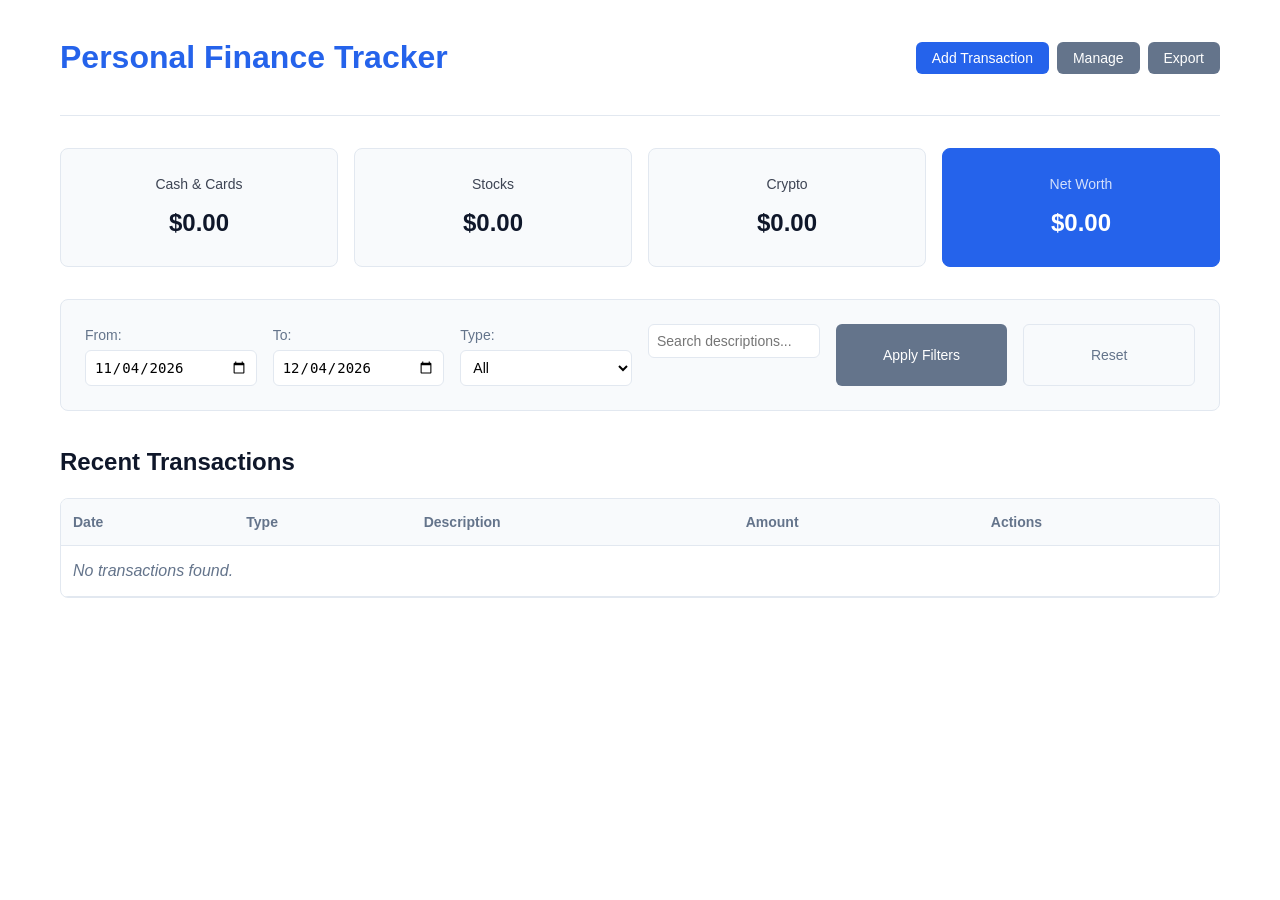
<file: index.html>
<!DOCTYPE html>
<html lang="en">
<head>
    <meta charset="UTF-8">
    <meta name="viewport" content="width=device-width, initial-scale=1.0">
    <title>Personal Finance Tracker</title>
    <link rel="stylesheet" href="styles.css">
</head>
<body>
    <div class="container">
        <header>
            <h1>Personal Finance Tracker</h1>
            <div class="header-actions">
                <button id="add-transaction-btn" class="btn btn-primary">Add Transaction</button>
                <button id="manage-btn" class="btn btn-secondary">Manage</button>
                <button id="export-btn" class="btn btn-secondary">Export</button>
            </div>
        </header>

        <main>
            <!-- Dashboard Section -->
            <section class="dashboard">
                <div class="summary-cards">
                    <div class="card">
                        <h3>Cash & Cards</h3>
                        <div class="amount" id="cash-balance">$0.00</div>
                    </div>
                    <div class="card">
                        <h3>Stocks</h3>
                        <div class="amount" id="stocks-value">$0.00</div>
                    </div>
                    <div class="card">
                        <h3>Crypto</h3>
                        <div class="amount" id="crypto-value">$0.00</div>
                    </div>
                    <div class="card highlight">
                        <h3>Net Worth</h3>
                        <div class="amount" id="net-worth">$0.00</div>
                    </div>
                </div>

                <!-- Filters -->
                <div class="filters">
                    <div class="filter-group">
                        <label for="date-from">From:</label>
                        <input type="date" id="date-from">
                    </div>
                    <div class="filter-group">
                        <label for="date-to">To:</label>
                        <input type="date" id="date-to">
                    </div>
                    <div class="filter-group">
                        <label for="type-filter">Type:</label>
                        <select id="type-filter">
                            <option value="all">All</option>
                            <option value="cash">Cash</option>
                            <option value="card">Card</option>
                            <option value="stock">Stock</option>
                            <option value="crypto">Crypto</option>
                            <option value="initial_balance">Initial Balance</option>
                        </select>
                    </div>
                    <div class="filter-group">
                        <input type="text" id="search-filter" placeholder="Search descriptions...">
                    </div>
                    <button id="apply-filters-btn" class="btn btn-secondary">Apply Filters</button>
                    <button id="reset-filters-btn" class="btn btn-outline">Reset</button>
                </div>
            </section>

            <!-- Transactions List -->
            <section class="transactions">
                <h2>Recent Transactions</h2>
                <div class="table-container">
                    <table id="transactions-table">
                        <thead>
                            <tr>
                                <th>Date</th>
                                <th>Type</th>
                                <th>Description</th>
                                <th>Amount</th>
                                <th>Actions</th>
                            </tr>
                        </thead>
                        <tbody id="transactions-tbody">
                            <tr class="empty-state">
                                <td colspan="5">No transactions found. Add your first transaction to get started!</td>
                            </tr>
                        </tbody>
                    </table>
                </div>
            </section>
        </main>
    </div>

    <!-- Add Transaction Modal -->
    <div id="add-transaction-modal" class="modal">
        <div class="modal-content">
            <div class="modal-header">
                <h2>Add Transaction</h2>
                <span class="close" id="close-add-modal">&times;</span>
            </div>
            <div class="modal-body">
                <div class="tabs">
                    <button class="tab-btn active" data-tab="cash-card">Cash/Card</button>
                    <button class="tab-btn" data-tab="stock">Stock</button>
                    <button class="tab-btn" data-tab="crypto">Crypto</button>
                </div>

                <!-- Cash/Card Form -->
                <form id="cash-card-form" class="tab-content active">
                    <div class="form-group">
                        <label for="cash-date">Date:</label>
                        <input type="date" id="cash-date" required>
                    </div>
                    <div class="form-group">
                        <label>Movement Type:</label>
                        <div class="checkbox-filters">
                            <label class="filter-checkbox">
                                <input type="radio" name="movement-type" value="cash" id="movement-cash" checked>
                                <span class="checkmark">Cash</span>
                            </label>
                            <label class="filter-checkbox">
                                <input type="radio" name="movement-type" value="credit" id="movement-credit">
                                <span class="checkmark">Credit Card</span>
                            </label>
                            <label class="filter-checkbox">
                                <input type="radio" name="movement-type" value="debit" id="movement-debit">
                                <span class="checkmark">Debit Card</span>
                            </label>
                        </div>
                    </div>
                    <div class="form-group" id="card-selection-group" style="display: none;">
                        <label for="cash-medium">Select Card:</label>
                        <select id="cash-medium" required>
                            <option value="card">Select a card</option>
                        </select>
                    </div>
                    <div class="form-group">
                        <label for="cash-amount">Amount:</label>
                        <input type="number" id="cash-amount" step="0.01" placeholder="Use negative for expenses" required>
                    </div>
                    <div class="form-group">
                        <label for="cash-description">Description:</label>
                        <input type="text" id="cash-description" required>
                    </div>
                    <div class="form-group checkbox-group">
                        <label>
                            <input type="checkbox" id="cash-transfer">
                            Inter-bank transfer
                        </label>
                    </div>
                    <button type="submit" class="btn btn-primary">Add Transaction</button>
                </form>

                <!-- Stock Form -->
                <form id="stock-form" class="tab-content">
                    <div class="form-group">
                        <label for="stock-date">Date:</label>
                        <input type="date" id="stock-date" required>
                    </div>
                    <div class="form-group">
                        <label for="stock-symbol">Symbol:</label>
                        <input type="text" id="stock-symbol" placeholder="e.g., AAPL, TSLA" required>
                    </div>
                    <div class="form-group">
                        <label for="stock-quantity">Quantity:</label>
                        <input type="number" id="stock-quantity" step="0.001" required>
                    </div>
                    <div class="form-group">
                        <label for="stock-price">Price per Share:</label>
                        <input type="number" id="stock-price" step="0.01" required>
                    </div>
                    <div class="form-group">
                        <label for="stock-type">Type:</label>
                        <select id="stock-type" required>
                            <option value="buy">Buy</option>
                            <option value="sell">Sell</option>
                        </select>
                    </div>
                    <div class="form-group">
                        <label for="stock-fees">Fees:</label>
                        <input type="number" id="stock-fees" step="0.01" value="0">
                    </div>
                    <div class="form-group">
                        <label for="stock-total">Total Value:</label>
                        <input type="number" id="stock-total" step="0.01" readonly>
                    </div>
                    <button type="submit" class="btn btn-primary">Add Transaction</button>
                </form>

                <!-- Crypto Form -->
                <form id="crypto-form" class="tab-content">
                    <div class="form-group">
                        <label for="crypto-date">Date:</label>
                        <input type="date" id="crypto-date" required>
                    </div>
                    <div class="form-group">
                        <label for="crypto-coin">Coin:</label>
                        <input type="text" id="crypto-coin" placeholder="e.g., BTC, ETH" required>
                    </div>
                    <div class="form-group">
                        <label for="crypto-quantity">Quantity:</label>
                        <input type="number" id="crypto-quantity" step="0.00000001" required>
                    </div>
                    <div class="form-group">
                        <label for="crypto-price">Price (USD):</label>
                        <input type="number" id="crypto-price" step="0.01" required>
                    </div>
                    <div class="form-group">
                        <label for="crypto-type">Type:</label>
                        <select id="crypto-type" required>
                            <option value="buy">Buy</option>
                            <option value="sell">Sell</option>
                        </select>
                    </div>
                    <div class="form-group">
                        <label for="crypto-fees">Fees:</label>
                        <input type="number" id="crypto-fees" step="0.01" value="0">
                    </div>
                    <div class="form-group">
                        <label for="crypto-total">Total Value:</label>
                        <input type="number" id="crypto-total" step="0.01" readonly>
                    </div>
                    <button type="submit" class="btn btn-primary">Add Transaction</button>
                </form>
            </div>
        </div>
    </div>

    <!-- Management Modal -->
    <div id="management-modal" class="modal">
        <div class="modal-content">
            <div class="modal-header">
                <h2>Manage Settings</h2>
                <span class="close" id="close-manage-modal">&times;</span>
            </div>
            <div class="modal-body">
                <div class="management-section">
                    <h3>Cards</h3>
                    <div class="management-controls">
                        <div class="card-input-group">
                            <input type="text" id="new-card" placeholder="Card name">
                            <div class="card-type-selection">
                                <label class="filter-checkbox small">
                                    <input type="radio" name="new-card-type" value="credit" id="new-card-credit" checked>
                                    <span class="checkmark">Credit</span>
                                </label>
                                <label class="filter-checkbox small">
                                    <input type="radio" name="new-card-type" value="debit" id="new-card-debit">
                                    <span class="checkmark">Debit</span>
                                </label>
                            </div>
                        </div>
                        <button id="add-card-btn" class="btn btn-secondary">Add Card</button>
                    </div>
                    <ul id="cards-list" class="items-list"></ul>
                </div>

                <div class="management-section">
                    <h3>Initial Balances</h3>
                    <p class="section-description">Set your starting balances for existing accounts, stocks, and crypto holdings.</p>
                    <div class="tabs">
                        <button class="tab-btn active" data-tab="initial-cash">Cash/Cards</button>
                        <button class="tab-btn" data-tab="initial-stock">Stocks</button>
                        <button class="tab-btn" data-tab="initial-crypto">Crypto</button>
                    </div>
                    
                    <!-- Initial Cash/Card Balance Form -->
                    <form id="initial-cash-form" class="tab-content active">
                        <div class="form-group">
                            <label for="initial-cash-medium">Medium:</label>
                            <select id="initial-cash-medium" required>
                                <option value="cash">Cash</option>
                            </select>
                        </div>
                        <div class="form-group">
                            <label for="initial-cash-amount">Current Balance:</label>
                            <input type="number" id="initial-cash-amount" step="0.01" placeholder="Enter current balance" required>
                        </div>
                        <button type="submit" class="btn btn-primary">Set Initial Balance</button>
                    </form>

                    <!-- Initial Stock Balance Form -->
                    <form id="initial-stock-form" class="tab-content">
                        <div class="form-group">
                            <label for="initial-stock-symbol">Symbol:</label>
                            <input type="text" id="initial-stock-symbol" placeholder="e.g., AAPL, TSLA" required>
                        </div>
                        <div class="form-group">
                            <label for="initial-stock-quantity">Quantity Owned:</label>
                            <input type="number" id="initial-stock-quantity" step="0.001" required>
                        </div>
                        <div class="form-group">
                            <label for="initial-stock-price">Average Cost per Share:</label>
                            <input type="number" id="initial-stock-price" step="0.01" required>
                        </div>
                        <button type="submit" class="btn btn-primary">Set Initial Stock Holdings</button>
                    </form>

                    <!-- Initial Crypto Balance Form -->
                    <form id="initial-crypto-form" class="tab-content">
                        <div class="form-group">
                            <label for="initial-crypto-coin">Coin:</label>
                            <input type="text" id="initial-crypto-coin" placeholder="e.g., BTC, ETH" required>
                        </div>
                        <div class="form-group">
                            <label for="initial-crypto-quantity">Quantity Owned:</label>
                            <input type="number" id="initial-crypto-quantity" step="0.00000001" required>
                        </div>
                        <div class="form-group">
                            <label for="initial-crypto-price">Average Cost (USD):</label>
                            <input type="number" id="initial-crypto-price" step="0.01" required>
                        </div>
                        <button type="submit" class="btn btn-primary">Set Initial Crypto Holdings</button>
                    </form>
                </div>

                <div class="management-section">
                    <h3>Data Management</h3>
                    <div class="management-controls">
                        <input type="file" id="import-file" accept=".json" style="display: none;">
                        <button id="import-btn" class="btn btn-secondary">Import Data</button>
                        <button id="clear-data-btn" class="btn btn-danger">Clear All Data</button>
                    </div>
                </div>
            </div>
        </div>
    </div>

    <!-- Edit Transaction Modal -->
    <div id="edit-transaction-modal" class="modal">
        <div class="modal-content">
            <div class="modal-header">
                <h2>Edit Transaction</h2>
                <span class="close" id="close-edit-modal">&times;</span>
            </div>
            <div class="modal-body">
                <div id="edit-form-container"></div>
            </div>
        </div>
    </div>

    <!-- Toast Notifications -->
    <div id="toast-container"></div>

    <script src="database.js"></script>
    <script src="app.js"></script>
</body>
</html>
</file>
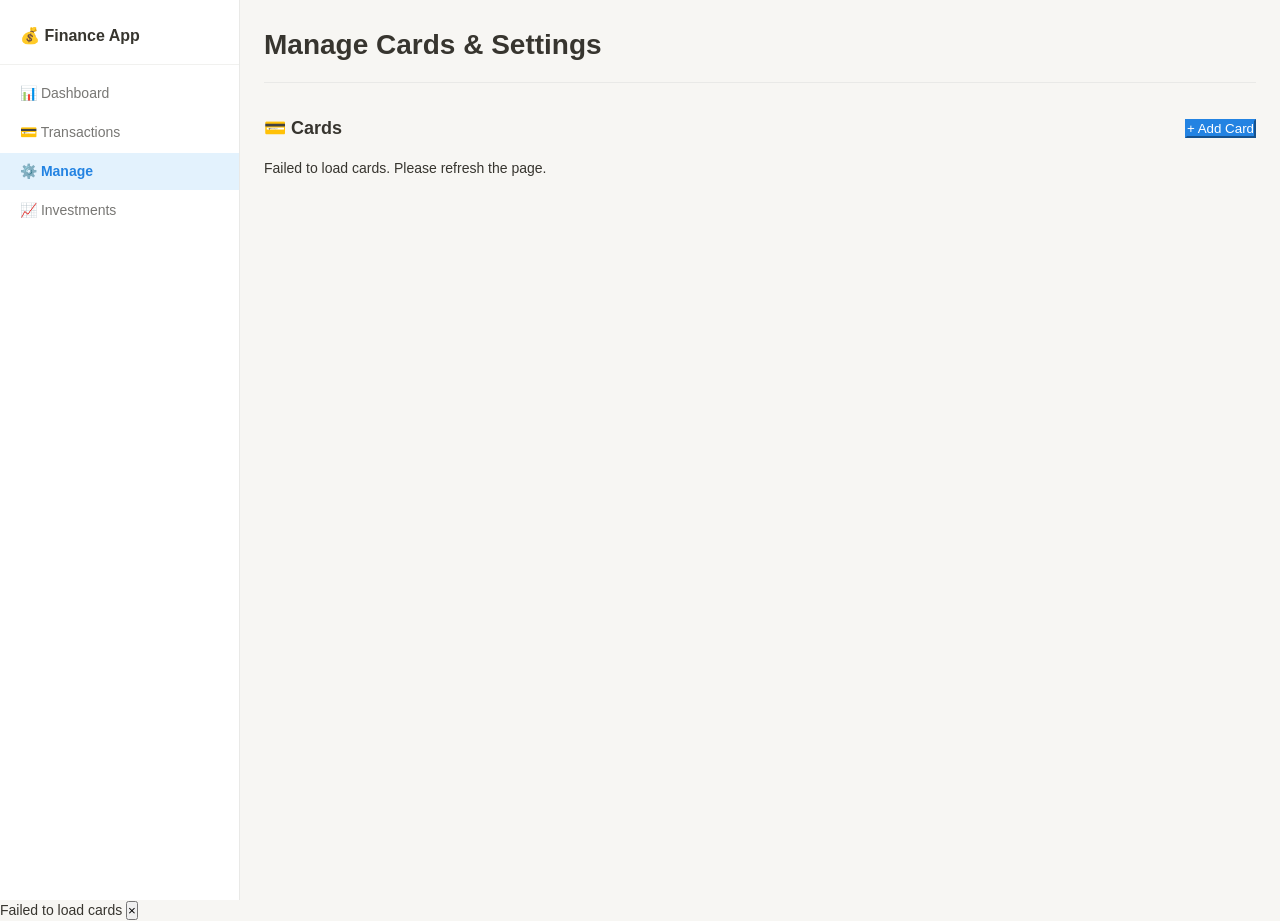
<file: frontend/pages/manage.html>
<!DOCTYPE html>
<html lang="en">
<head>
    <meta charset="UTF-8">
    <meta name="viewport" content="width=device-width, initial-scale=1.0">
    <title>Manage - Personal Finance</title>
    <link rel="stylesheet" href="../css/finance-app.css">
</head>
<body>
    <div class="app-container">
        <!-- Navigation -->
        <nav class="sidebar">
            <div class="nav-header">
                <h2>💰 Finance App</h2>
            </div>
            <ul class="nav-menu">
                <li><a href="/pages/dashboard.html" class="nav-link">📊 Dashboard</a></li>
                <li><a href="/pages/transactions.html" class="nav-link">💳 Transactions</a></li>
                <li><a href="/pages/manage.html" class="nav-link active">⚙️ Manage</a></li>
                <li><a href="/pages/movements.html" class="nav-link">📈 Investments</a></li>
            </ul>
        </nav>

        <!-- Main Content -->
        <main class="main-content">
            <header class="page-header">
                <h1>Manage Cards & Settings</h1>
            </header>

            <!-- Cards Management -->
            <section class="cards-section">
                <div class="section-header">
                    <h3>💳 Cards</h3>
                    <button class="primary-btn" id="addCardBtn">+ Add Card</button>
                </div>
                <div class="cards-grid" id="cardsGrid">
                    <div class="loading">Loading cards...</div>
                </div>
            </section>

            <!-- Selected Card Details -->
            <section class="card-details-section" id="cardDetailsSection" style="display: none;">
                <div class="section-header">
                    <h3 id="selectedCardTitle">Card Details</h3>
                    <div class="card-actions">
                        <button class="secondary-btn" id="editCardBtn">Edit Card</button>
                        <button class="danger-btn" id="deleteCardBtn">Delete Card</button>
                    </div>
                </div>

                <!-- Sections Management -->
                <div class="subsection">
                    <div class="subsection-header">
                        <h4>📁 Sections</h4>
                        <button class="secondary-btn" id="addSectionBtn">+ Add Section</button>
                    </div>
                    <div class="sections-list" id="sectionsList">
                        <div class="empty-state">No sections found. Add one to organize your spending.</div>
                    </div>
                </div>

                <!-- Interest & Fees Management -->
                <div class="subsection">
                    <div class="subsection-header">
                        <h4>💰 Interest & Fees</h4>
                        <button class="secondary-btn" id="addInterestBtn">+ Add Interest/Fee</button>
                    </div>
                    <div class="interests-list" id="interestsList">
                        <div class="empty-state">No interest or fees configured.</div>
                    </div>
                </div>
            </section>
        </main>
    </div>

    <!-- Card Modal -->
    <div class="modal" id="cardModal">
        <div class="modal-content">
            <div class="modal-header">
                <h3 id="cardModalTitle">Add Card</h3>
                <button class="close-btn" id="closeCardModal">&times;</button>
            </div>
            <form id="cardForm">
                <div class="form-group">
                    <label for="cardName">Card Name:</label>
                    <input type="text" id="cardName" name="cardName" required placeholder="e.g., Main Checking, Credit Card">
                </div>
                <div class="form-group">
                    <label for="cardType">Card Type:</label>
                    <select id="cardType" name="cardType" required>
                        <option value="">Select Type</option>
                        <option value="debit">Debit Card</option>
                        <option value="credit">Credit Card</option>
                    </select>
                </div>
                <div class="form-group">
                    <label for="cardCurrency">Currency:</label>
                    <select id="cardCurrency" name="cardCurrency">
                        <option value="MXN" selected>MXN (Mexican Peso)</option>
                        <option value="USD">USD (US Dollar)</option>
                        <option value="EUR">EUR (Euro)</option>
                        <option value="CAD">CAD (Canadian Dollar)</option>
                    </select>
                </div>
                <div class="form-group" id="balanceGroup">
                    <label for="initialBalance">Initial Balance:</label>
                    <input type="number" id="initialBalance" name="initialBalance" step="0.01" value="0">
                </div>
                <div class="form-group" id="creditLimitGroup" style="display: none;">
                    <label for="creditLimit">Credit Limit:</label>
                    <input type="number" id="creditLimit" name="creditLimit" step="0.01">
                </div>
                <div class="form-actions">
                    <button type="button" class="secondary-btn" id="cancelCardBtn">Cancel</button>
                    <button type="submit" class="primary-btn">Save Card</button>
                </div>
            </form>
        </div>
    </div>

    <!-- Section Modal -->
    <div class="modal" id="sectionModal">
        <div class="modal-content">
            <div class="modal-header">
                <h3 id="sectionModalTitle">Add Section</h3>
                <button class="close-btn" id="closeSectionModal">&times;</button>
            </div>
            <form id="sectionForm">
                <div class="form-group">
                    <label for="sectionName">Section Name:</label>
                    <input type="text" id="sectionName" name="sectionName" required placeholder="e.g., Emergency, Birthday, Vacation">
                </div>
                <div class="form-group">
                    <label for="sectionBalance">Initial Balance:</label>
                    <input type="number" id="sectionBalance" name="sectionBalance" step="0.01" value="0">
                    <small>For credit cards, this represents allocated credit limit</small>
                </div>
                <div class="form-actions">
                    <button type="button" class="secondary-btn" id="cancelSectionBtn">Cancel</button>
                    <button type="submit" class="primary-btn">Save Section</button>
                </div>
            </form>
        </div>
    </div>

    <!-- Interest/Fee Modal -->
    <div class="modal" id="interestModal">
        <div class="modal-content">
            <div class="modal-header">
                <h3 id="interestModalTitle">Add Interest/Fee</h3>
                <button class="close-btn" id="closeInterestModal">&times;</button>
            </div>
            <form id="interestForm">
                <div class="form-group">
                    <label for="interestName">Name:</label>
                    <input type="text" id="interestName" name="interestName" required placeholder="e.g., Annual Interest, Monthly Fee">
                </div>
                <div class="form-group">
                    <label for="interestRate">Rate (%):</label>
                    <input type="number" id="interestRate" name="interestRate" step="0.0001" required placeholder="e.g., 2.5">
                </div>
                <div class="form-group">
                    <label class="checkbox-label">
                        <input type="checkbox" id="isFee" name="isFee">
                        This is a fee (subtract from balance)
                    </label>
                </div>
                <div class="form-group">
                    <label for="paymentFrequency">Payment Frequency:</label>
                    <select id="paymentFrequency" name="paymentFrequency">
                        <option value="daily">Daily</option>
                        <option value="weekly">Weekly</option>
                        <option value="monthly">Monthly</option>
                        <option value="quarterly">Quarterly</option>
                        <option value="annually" selected>Annually</option>
                    </select>
                </div>
                <div class="form-group">
                    <label for="compoundFrequency">Compound Frequency:</label>
                    <select id="compoundFrequency" name="compoundFrequency">
                        <option value="daily_365" selected>Daily (365 times/year)</option>
                        <option value="daily_360">Daily (360 times/year)</option>
                        <option value="weekly_52">Weekly (52 times/year)</option>
                        <option value="monthly_12">Monthly (12 times/year)</option>
                        <option value="quarterly_4">Quarterly (4 times/year)</option>
                        <option value="yearly_1">Yearly (1 time/year)</option>
                    </select>
                </div>
                <div class="form-group">
                    <label class="checkbox-label">
                        <input type="checkbox" id="isActive" name="isActive" checked>
                        Active
                    </label>
                </div>
                <div class="form-actions">
                    <button type="button" class="secondary-btn" id="cancelInterestBtn">Cancel</button>
                    <button type="submit" class="primary-btn">Save Interest/Fee</button>
                </div>
            </form>
        </div>
    </div>

    <script src="../js/utils.js"></script>
    <script src="../js/api.js"></script>
    <script src="../js/components.js"></script>
    <script src="../js/manage.js"></script>
</body>
</html>
</file>
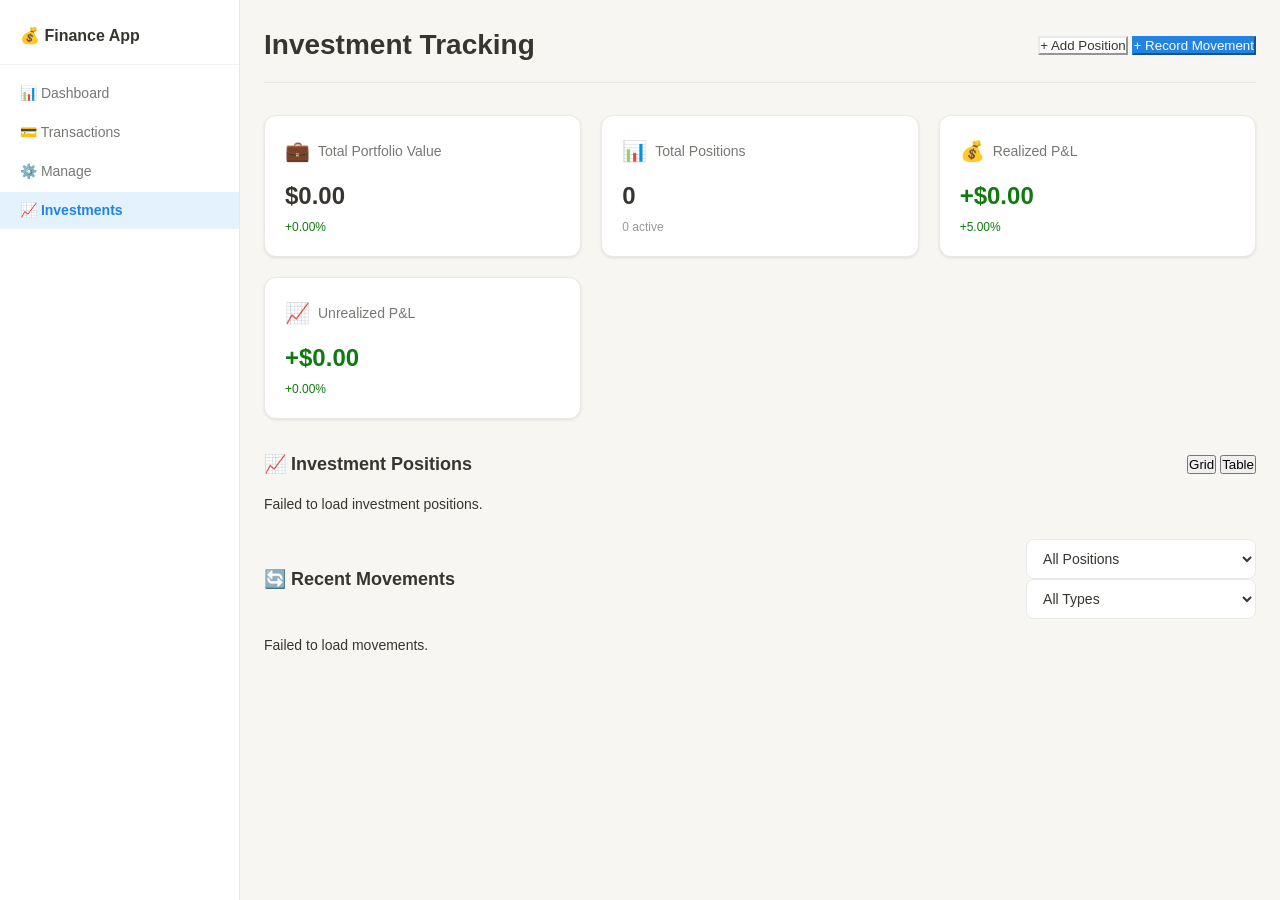
<file: frontend/pages/movements.html>
<!DOCTYPE html>
<html lang="en">
<head>
    <meta charset="UTF-8">
    <meta name="viewport" content="width=device-width, initial-scale=1.0">
    <title>Investment Movements - Personal Finance</title>
    <link rel="stylesheet" href="../css/finance-app.css">
</head>
<body>
    <div class="app-container">
        <!-- Navigation -->
        <nav class="sidebar">
            <div class="nav-header">
                <h2>💰 Finance App</h2>
            </div>
            <ul class="nav-menu">
                <li><a href="/pages/dashboard.html" class="nav-link">📊 Dashboard</a></li>
                <li><a href="/pages/transactions.html" class="nav-link">💳 Transactions</a></li>
                <li><a href="/pages/manage.html" class="nav-link">⚙️ Manage</a></li>
                <li><a href="/pages/movements.html" class="nav-link active">📈 Investments</a></li>
            </ul>
        </nav>

        <!-- Main Content -->
        <main class="main-content">
            <header class="page-header">
                <h1>Investment Tracking</h1>
                <div class="header-actions">
                    <button class="secondary-btn" id="addPositionBtn">+ Add Position</button>
                    <button class="primary-btn" id="addMovementBtn">+ Record Movement</button>
                </div>
            </header>

            <!-- Portfolio Summary -->
            <section class="portfolio-summary">
                <div class="summary-grid">
                    <div class="summary-card">
                        <div class="card-header">
                            <span class="card-icon">💼</span>
                            <h3>Total Portfolio Value</h3>
                        </div>
                        <div class="card-value" id="totalPortfolioValue">$0.00</div>
                        <div class="card-change" id="portfolioChange">+0.00%</div>
                    </div>

                    <div class="summary-card">
                        <div class="card-header">
                            <span class="card-icon">📊</span>
                            <h3>Total Positions</h3>
                        </div>
                        <div class="card-value" id="totalPositions">0</div>
                        <div class="card-change" id="activePositions">0 active</div>
                    </div>

                    <div class="summary-card">
                        <div class="card-header">
                            <span class="card-icon">💰</span>
                            <h3>Realized P&L</h3>
                        </div>
                        <div class="card-value" id="realizedPL">$0.00</div>
                        <div class="card-change" id="realizedPLPercent">0.00%</div>
                    </div>

                    <div class="summary-card">
                        <div class="card-header">
                            <span class="card-icon">📈</span>
                            <h3>Unrealized P&L</h3>
                        </div>
                        <div class="card-value" id="unrealizedPL">$0.00</div>
                        <div class="card-change" id="unrealizedPLPercent">0.00%</div>
                    </div>
                </div>
            </section>

            <!-- Investment Positions -->
            <section class="positions-section">
                <div class="section-header">
                    <h3>📈 Investment Positions</h3>
                    <div class="view-toggle">
                        <button class="toggle-btn active" data-view="grid">Grid</button>
                        <button class="toggle-btn" data-view="table">Table</button>
                    </div>
                </div>

                <div class="positions-grid" id="positionsGrid">
                    <div class="loading">Loading investment positions...</div>
                </div>

                <div class="positions-table-container" id="positionsTable" style="display: none;">
                    <table class="positions-table">
                        <thead>
                            <tr>
                                <th>Symbol</th>
                                <th>Type</th>
                                <th>Quantity</th>
                                <th>Avg Cost</th>
                                <th>Current Price</th>
                                <th>Market Value</th>
                                <th>P&L</th>
                                <th>Actions</th>
                            </tr>
                        </thead>
                        <tbody id="positionsTableBody">
                            <!-- Populated dynamically -->
                        </tbody>
                    </table>
                </div>
            </section>

            <!-- Recent Movements -->
            <section class="movements-section">
                <div class="section-header">
                    <h3>🔄 Recent Movements</h3>
                    <div class="filter-controls">
                        <select id="positionFilter">
                            <option value="">All Positions</option>
                        </select>
                        <select id="movementTypeFilter">
                            <option value="">All Types</option>
                            <option value="buy">Buy</option>
                            <option value="sell">Sell</option>
                        </select>
                    </div>
                </div>

                <div class="movements-list" id="movementsList">
                    <div class="loading">Loading recent movements...</div>
                </div>

                <div class="pagination" id="movementsPagination">
                    <!-- Pagination will be generated dynamically -->
                </div>
            </section>
        </main>
    </div>

    <!-- Position Modal -->
    <div class="modal" id="positionModal">
        <div class="modal-content">
            <div class="modal-header">
                <h3 id="positionModalTitle">Add Investment Position</h3>
                <button class="close-btn" id="closePositionModal">&times;</button>
            </div>
            <form id="positionForm">
                <div class="form-group">
                    <label for="assetType">Asset Type:</label>
                    <select id="assetType" name="assetType" required>
                        <option value="">Select Type</option>
                        <option value="stock">Stock</option>
                        <option value="crypto">Cryptocurrency</option>
                    </select>
                </div>
                <div class="form-group">
                    <label for="symbol">Symbol:</label>
                    <input type="text" id="symbol" name="symbol" required placeholder="e.g., AAPL, BTC, ETH" style="text-transform: uppercase;">
                    <small>Stock ticker or cryptocurrency symbol</small>
                </div>
                <div class="form-actions">
                    <button type="button" class="secondary-btn" id="cancelPositionBtn">Cancel</button>
                    <button type="submit" class="primary-btn">Create Position</button>
                </div>
            </form>
        </div>
    </div>

    <!-- Movement Modal -->
    <div class="modal" id="movementModal">
        <div class="modal-content">
            <div class="modal-header">
                <h3 id="movementModalTitle">Record Movement</h3>
                <button class="close-btn" id="closeMovementModal">&times;</button>
            </div>
            <form id="movementForm">
                <div class="form-group">
                    <label for="movementPosition">Position:</label>
                    <select id="movementPosition" name="movementPosition" required>
                        <option value="">Select Position</option>
                    </select>
                </div>
                <div class="form-group">
                    <label for="movementType">Transaction Type:</label>
                    <select id="movementType" name="movementType" required>
                        <option value="">Select Type</option>
                        <option value="buy">Buy</option>
                        <option value="sell">Sell</option>
                    </select>
                </div>
                <div class="form-group">
                    <label for="quantity">Quantity:</label>
                    <input type="number" id="quantity" name="quantity" step="0.00000001" required placeholder="0.00000000">
                    <small>Number of shares/units</small>
                </div>
                <div class="form-group">
                    <label for="pricePerUnit">Price per Unit:</label>
                    <input type="number" id="pricePerUnit" name="pricePerUnit" step="0.01" required placeholder="0.00">
                    <small>Price paid/received per unit</small>
                </div>
                <div class="form-group">
                    <label for="totalAmount">Total Amount:</label>
                    <input type="number" id="totalAmount" name="totalAmount" step="0.01" readonly>
                    <small>Calculated automatically (quantity × price)</small>
                </div>
                <div class="form-group">
                    <label for="movementDateTime">Date & Time:</label>
                    <input type="datetime-local" id="movementDateTime" name="movementDateTime" required>
                </div>
                <div class="form-group">
                    <label for="movementDescription">Description (Optional):</label>
                    <input type="text" id="movementDescription" name="movementDescription" placeholder="e.g., Initial investment, Profit taking">
                </div>
                <div class="form-actions">
                    <button type="button" class="secondary-btn" id="cancelMovementBtn">Cancel</button>
                    <button type="submit" class="primary-btn">Record Movement</button>
                </div>
            </form>
        </div>
    </div>

    <!-- Position Details Modal -->
    <div class="modal" id="positionDetailsModal">
        <div class="modal-content large-modal">
            <div class="modal-header">
                <h3 id="positionDetailsTitle">Position Details</h3>
                <button class="close-btn" id="closePositionDetailsModal">&times;</button>
            </div>
            <div class="position-details-content">
                <div class="position-summary">
                    <div class="summary-row">
                        <span class="label">Current Holdings:</span>
                        <span class="value" id="detailCurrentHoldings">0</span>
                    </div>
                    <div class="summary-row">
                        <span class="label">Average Cost:</span>
                        <span class="value" id="detailAvgCost">$0.00</span>
                    </div>
                    <div class="summary-row">
                        <span class="label">Total Invested:</span>
                        <span class="value" id="detailTotalInvested">$0.00</span>
                    </div>
                    <div class="summary-row">
                        <span class="label">Current Value:</span>
                        <span class="value" id="detailCurrentValue">$0.00</span>
                    </div>
                    <div class="summary-row">
                        <span class="label">Profit/Loss:</span>
                        <span class="value" id="detailProfitLoss">$0.00</span>
                    </div>
                </div>
                <div class="movements-history">
                    <h4>Transaction History</h4>
                    <div class="movements-table-container">
                        <table class="movements-table">
                            <thead>
                                <tr>
                                    <th>Date/Time</th>
                                    <th>Type</th>
                                    <th>Quantity</th>
                                    <th>Price</th>
                                    <th>Total</th>
                                    <th>Description</th>
                                </tr>
                            </thead>
                            <tbody id="detailMovementsBody">
                                <!-- Populated dynamically -->
                            </tbody>
                        </table>
                    </div>
                </div>
            </div>
        </div>
    </div>

    <script src="../js/utils.js"></script>
    <script src="../js/api.js"></script>
    <script src="../js/components.js"></script>
    <script src="../js/movements.js"></script>
</body>
</html>
</file>
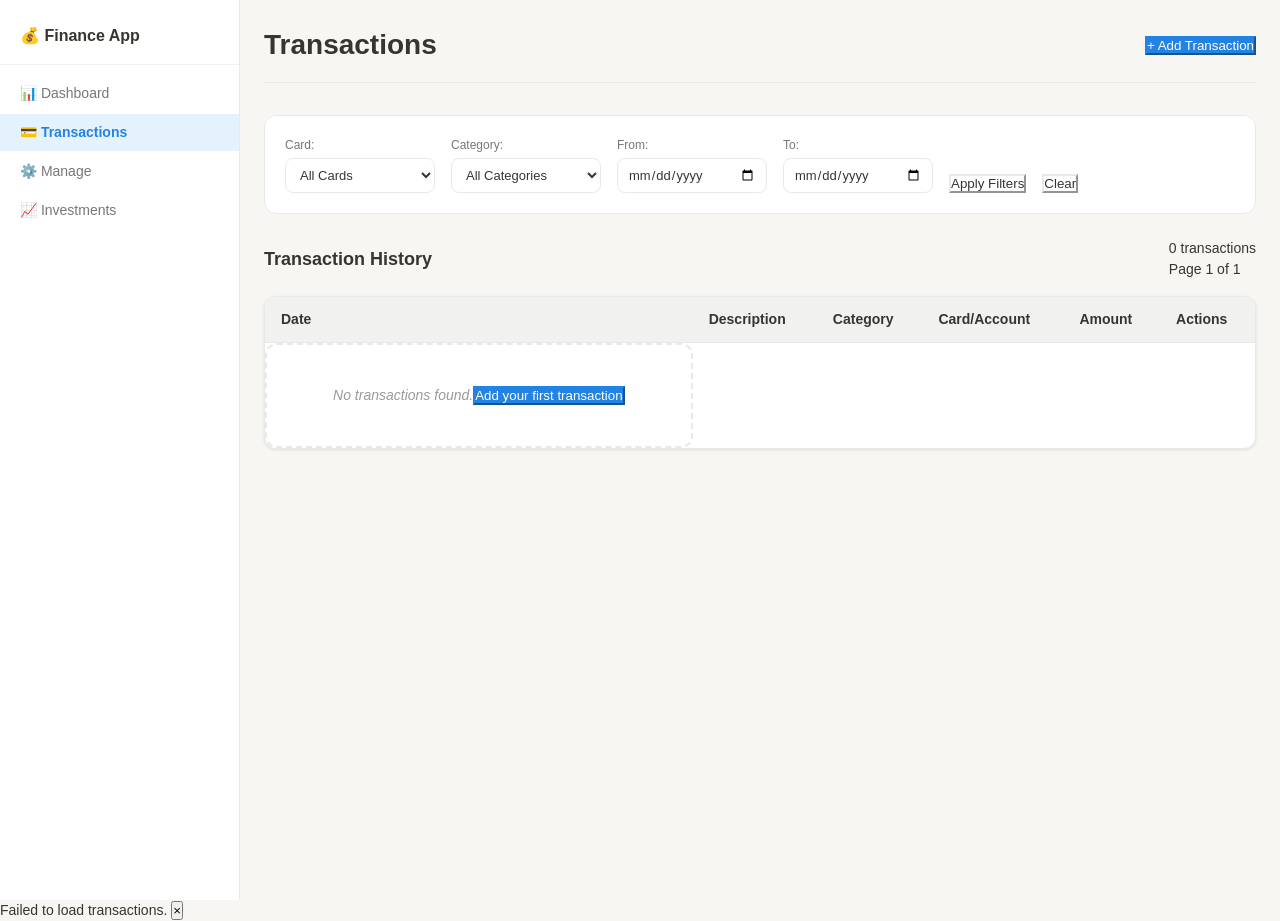
<file: frontend/pages/transactions.html>
<!DOCTYPE html>
<html lang="en">
<head>
    <meta charset="UTF-8">
    <meta name="viewport" content="width=device-width, initial-scale=1.0">
    <title>Transactions - Personal Finance</title>
    <link rel="stylesheet" href="../css/finance-app.css">
</head>
<body>
    <div class="app-container">
        <!-- Navigation -->
        <nav class="sidebar">
            <div class="nav-header">
                <h2>💰 Finance App</h2>
            </div>
            <ul class="nav-menu">
                <li><a href="/pages/dashboard.html" class="nav-link">📊 Dashboard</a></li>
                <li><a href="/pages/transactions.html" class="nav-link active">💳 Transactions</a></li>
                <li><a href="/pages/manage.html" class="nav-link">⚙️ Manage</a></li>
                <li><a href="/pages/movements.html" class="nav-link">📈 Investments</a></li>
            </ul>
        </nav>

        <!-- Main Content -->
        <main class="main-content">
            <header class="page-header">
                <h1>Transactions</h1>
                <button class="primary-btn" id="addTransactionBtn">+ Add Transaction</button>
            </header>

            <!-- Filters -->
            <section class="filters-section">
                <div class="filter-group">
                    <label for="cardFilter">Card:</label>
                    <select id="cardFilter">
                        <option value="">All Cards</option>
                    </select>
                </div>
                <div class="filter-group">
                    <label for="categoryFilter">Category:</label>
                    <select id="categoryFilter">
                        <option value="">All Categories</option>
                        <option value="food">Food</option>
                        <option value="transport">Transport</option>
                        <option value="entertainment">Entertainment</option>
                        <option value="utilities">Utilities</option>
                        <option value="shopping">Shopping</option>
                        <option value="healthcare">Healthcare</option>
                        <option value="income">Income</option>
                        <option value="transfer">Transfer</option>
                    </select>
                </div>
                <div class="filter-group">
                    <label for="startDate">From:</label>
                    <input type="date" id="startDate">
                </div>
                <div class="filter-group">
                    <label for="endDate">To:</label>
                    <input type="date" id="endDate">
                </div>
                <button class="secondary-btn" id="applyFilters">Apply Filters</button>
                <button class="secondary-btn" id="clearFilters">Clear</button>
            </section>

            <!-- Transactions List -->
            <section class="transactions-section">
                <div class="section-header">
                    <h3>Transaction History</h3>
                    <div class="list-controls">
                        <span id="transactionCount">0 transactions</span>
                        <div class="pagination-info">
                            <span id="paginationInfo">Page 1 of 1</span>
                        </div>
                    </div>
                </div>

                <div class="transaction-table-container">
                    <table class="transaction-table">
                        <thead>
                            <tr>
                                <th>Date</th>
                                <th>Description</th>
                                <th>Category</th>
                                <th>Card/Account</th>
                                <th>Amount</th>
                                <th>Actions</th>
                            </tr>
                        </thead>
                        <tbody id="transactionTableBody">
                            <tr class="loading-row">
                                <td colspan="6">Loading transactions...</td>
                            </tr>
                        </tbody>
                    </table>
                </div>

                <div class="pagination" id="pagination">
                    <!-- Pagination will be generated dynamically -->
                </div>
            </section>
        </main>
    </div>

    <!-- Transaction Modal -->
    <div class="modal" id="transactionModal">
        <div class="modal-content">
            <div class="modal-header">
                <h3 id="modalTitle">Add Transaction</h3>
                <button class="close-btn" id="closeModal">&times;</button>
            </div>
            <form id="transactionForm">
                <div class="form-group">
                    <label for="amount">Amount:</label>
                    <input type="number" id="amount" name="amount" step="0.01" required>
                    <small>Use negative values for expenses, positive for income</small>
                </div>
                <div class="form-group">
                    <label for="description">Description:</label>
                    <input type="text" id="description" name="description" required>
                </div>
                <div class="form-group">
                    <label for="transactionDate">Date:</label>
                    <input type="datetime-local" id="transactionDate" name="transactionDate" required>
                </div>
                <div class="form-group">
                    <label for="cardSelect">Card/Account:</label>
                    <select id="cardSelect" name="cardSelect">
                        <option value="">Cash Transaction</option>
                    </select>
                </div>
                <div class="form-group">
                    <label for="sectionSelect">Section:</label>
                    <select id="sectionSelect" name="sectionSelect">
                        <option value="">No Section</option>
                    </select>
                </div>
                <div class="form-group">
                    <label for="category">Category:</label>
                    <select id="category" name="category">
                        <option value="">Select Category</option>
                        <option value="food">Food & Dining</option>
                        <option value="transport">Transportation</option>
                        <option value="entertainment">Entertainment</option>
                        <option value="utilities">Utilities</option>
                        <option value="shopping">Shopping</option>
                        <option value="healthcare">Healthcare</option>
                        <option value="income">Income</option>
                        <option value="transfer">Transfer</option>
                    </select>
                </div>
                <div class="form-group">
                    <label class="checkbox-label">
                        <input type="checkbox" id="isInternalTransfer" name="isInternalTransfer">
                        Internal Transfer
                    </label>
                </div>
                <div class="transfer-section" id="transferSection" style="display: none;">
                    <div class="form-row">
                        <div class="form-group">
                            <label for="transferFromType">From:</label>
                            <select id="transferFromType" name="transferFromType">
                                <option value="card">Card</option>
                                <option value="cash">Cash</option>
                                <option value="stock">Stock</option>
                                <option value="crypto">Crypto</option>
                            </select>
                        </div>
                        <div class="form-group">
                            <label for="transferFromId">Account/Asset:</label>
                            <select id="transferFromId" name="transferFromId">
                                <option value="">Select Account</option>
                            </select>
                        </div>
                    </div>
                    <div class="form-row">
                        <div class="form-group">
                            <label for="transferToType">To:</label>
                            <select id="transferToType" name="transferToType">
                                <option value="card">Card</option>
                                <option value="cash">Cash</option>
                                <option value="stock">Stock</option>
                                <option value="crypto">Crypto</option>
                            </select>
                        </div>
                        <div class="form-group">
                            <label for="transferToId">Account/Asset:</label>
                            <select id="transferToId" name="transferToId">
                                <option value="">Select Account</option>
                            </select>
                        </div>
                    </div>
                </div>
                <div class="form-actions">
                    <button type="button" class="secondary-btn" id="cancelBtn">Cancel</button>
                    <button type="submit" class="primary-btn">Save Transaction</button>
                </div>
            </form>
        </div>
    </div>

    <script src="../js/utils.js"></script>
    <script src="../js/api.js"></script>
    <script src="../js/components.js"></script>
    <script src="../js/transactions.js"></script>
</body>
</html>
</file>
<file: styles.css>
/* CSS Variables for consistent theming */
:root {
    --primary-color: #2563eb;
    --primary-hover: #1d4ed8;
    --secondary-color: #64748b;
    --success-color: #059669;
    --danger-color: #dc2626;
    --warning-color: #d97706;
    --background: #ffffff;
    --surface: #f8fafc;
    --border: #e2e8f0;
    --text-primary: #0f172a;
    --text-secondary: #64748b;
    --shadow: 0 1px 3px 0 rgba(0, 0, 0, 0.1), 0 1px 2px 0 rgba(0, 0, 0, 0.06);
    --shadow-lg: 0 10px 15px -3px rgba(0, 0, 0, 0.1), 0 4px 6px -2px rgba(0, 0, 0, 0.05);
}

/* Reset and base styles */
* {
    margin: 0;
    padding: 0;
    box-sizing: border-box;
}

body {
    font-family: -apple-system, BlinkMacSystemFont, 'Segoe UI', Roboto, 'Helvetica Neue', Arial, sans-serif;
    line-height: 1.6;
    color: var(--text-primary);
    background-color: var(--background);
}

/* Checkbox Filters Styling */
.checkbox-filters {
    display: flex;
    gap: 1rem;
    flex-wrap: wrap;
}

.filter-checkbox {
    display: flex;
    align-items: center;
    cursor: pointer;
    position: relative;
    padding: 0.5rem 1rem;
    border: 2px solid var(--border);
    border-radius: 8px;
    background-color: var(--background);
    transition: all 0.2s ease;
    min-width: 120px;
    justify-content: center;
}

.filter-checkbox:hover {
    border-color: var(--primary-color);
    background-color: var(--surface);
}

.filter-checkbox input[type="radio"] {
    opacity: 0;
    position: absolute;
    width: 0;
    height: 0;
}

.filter-checkbox input[type="radio"]:checked + .checkmark {
    color: var(--primary-color);
    font-weight: 600;
}

.filter-checkbox input[type="radio"]:checked + .checkmark:before {
    opacity: 1;
}

.filter-checkbox:has(input:checked) {
    border-color: var(--primary-color);
    background-color: var(--primary-color);
}

.filter-checkbox:has(input:checked) .checkmark {
    color: white;
}

.checkmark {
    font-size: 0.9rem;
    transition: all 0.2s ease;
    position: relative;
}

.checkmark:before {
    content: "✓";
    position: absolute;
    left: -1.2rem;
    opacity: 0;
    transition: opacity 0.2s ease;
    font-weight: bold;
}

/* Card Input Group Styling */
.card-input-group {
    display: flex;
    flex-direction: column;
    gap: 0.5rem;
    flex: 1;
}

.card-type-selection {
    display: flex;
    gap: 0.5rem;
}

.filter-checkbox.small {
    min-width: 80px;
    padding: 0.3rem 0.7rem;
    font-size: 0.85rem;
}

.filter-checkbox.small .checkmark {
    font-size: 0.8rem;
}

.filter-checkbox.small .checkmark:before {
    left: -1rem;
}

/* Card List Item Styling */
.card-item {
    display: flex;
    justify-content: space-between;
    align-items: center;
    width: 100%;
}

.container {
    max-width: 1200px;
    margin: 0 auto;
    padding: 0 20px;
}

/* Header */
header {
    padding: 2rem 0;
    border-bottom: 1px solid var(--border);
    margin-bottom: 2rem;
    display: flex;
    justify-content: space-between;
    align-items: center;
    flex-wrap: wrap;
    gap: 1rem;
}

h1 {
    font-size: 2rem;
    font-weight: 600;
    color: var(--primary-color);
}

.header-actions {
    display: flex;
    gap: 0.5rem;
    flex-wrap: wrap;
}

/* Buttons */
.btn {
    padding: 0.5rem 1rem;
    border: none;
    border-radius: 0.375rem;
    font-size: 0.875rem;
    font-weight: 500;
    cursor: pointer;
    transition: all 0.2s;
    text-decoration: none;
    display: inline-block;
    text-align: center;
}

.btn-primary {
    background-color: var(--primary-color);
    color: white;
}

.btn-primary:hover {
    background-color: var(--primary-hover);
}

.btn-secondary {
    background-color: var(--secondary-color);
    color: white;
}

.btn-secondary:hover {
    background-color: #475569;
}

.btn-outline {
    background-color: transparent;
    color: var(--secondary-color);
    border: 1px solid var(--border);
}

.btn-outline:hover {
    background-color: var(--surface);
}

.btn-danger {
    background-color: var(--danger-color);
    color: white;
}

.btn-danger:hover {
    background-color: #b91c1c;
}

/* Dashboard */
.dashboard {
    margin-bottom: 2rem;
}

.summary-cards {
    display: grid;
    grid-template-columns: repeat(auto-fit, minmax(200px, 1fr));
    gap: 1rem;
    margin-bottom: 2rem;
}

.card {
    background: var(--surface);
    border: 1px solid var(--border);
    border-radius: 0.5rem;
    padding: 1.5rem;
    text-align: center;
}

.card.highlight {
    background: var(--primary-color);
    color: white;
    border-color: var(--primary-color);
}

.card h3 {
    font-size: 0.875rem;
    font-weight: 500;
    color: inherit;
    margin-bottom: 0.5rem;
    opacity: 0.8;
}

.amount {
    font-size: 1.5rem;
    font-weight: 700;
    color: inherit;
}

/* Filters */
.filters {
    display: grid;
    grid-template-columns: repeat(auto-fit, minmax(150px, 1fr));
    gap: 1rem;
    padding: 1.5rem;
    background: var(--surface);
    border: 1px solid var(--border);
    border-radius: 0.5rem;
    margin-bottom: 2rem;
}

.filter-group {
    display: flex;
    flex-direction: column;
    gap: 0.25rem;
}

.filter-group label {
    font-size: 0.875rem;
    font-weight: 500;
    color: var(--text-secondary);
}

.filter-group input,
.filter-group select {
    padding: 0.5rem;
    border: 1px solid var(--border);
    border-radius: 0.375rem;
    font-size: 0.875rem;
    background: var(--background);
}

.filter-group input:focus,
.filter-group select:focus {
    outline: none;
    border-color: var(--primary-color);
    box-shadow: 0 0 0 3px rgba(37, 99, 235, 0.1);
}

/* Transactions */
.transactions h2 {
    font-size: 1.5rem;
    font-weight: 600;
    margin-bottom: 1rem;
}

.table-container {
    background: var(--background);
    border: 1px solid var(--border);
    border-radius: 0.5rem;
    overflow: hidden;
}

table {
    width: 100%;
    border-collapse: collapse;
}

thead {
    background: var(--surface);
}

th, td {
    padding: 0.75rem;
    text-align: left;
    border-bottom: 1px solid var(--border);
}

th {
    font-weight: 600;
    color: var(--text-secondary);
    font-size: 0.875rem;
}

tbody tr:hover {
    background: var(--surface);
}

.empty-state {
    text-align: center;
    color: var(--text-secondary);
    font-style: italic;
}

.amount-positive {
    color: var(--success-color);
    font-weight: 600;
}

.amount-negative {
    color: var(--danger-color);
    font-weight: 600;
}

.transaction-actions {
    display: flex;
    gap: 0.5rem;
}

.btn-small {
    padding: 0.25rem 0.5rem;
    font-size: 0.75rem;
}

/* Modals */
.modal {
    display: none;
    position: fixed;
    z-index: 1000;
    left: 0;
    top: 0;
    width: 100%;
    height: 100%;
    background-color: rgba(0, 0, 0, 0.5);
}

.modal.active {
    display: flex;
    align-items: center;
    justify-content: center;
    padding: 1rem;
}

.modal-content {
    background: var(--background);
    border-radius: 0.5rem;
    box-shadow: var(--shadow-lg);
    width: 100%;
    max-width: 600px;
    max-height: 90vh;
    overflow-y: auto;
}

.modal-header {
    display: flex;
    justify-content: space-between;
    align-items: center;
    padding: 1.5rem;
    border-bottom: 1px solid var(--border);
}

.modal-header h2 {
    font-size: 1.25rem;
    font-weight: 600;
}

.close {
    font-size: 1.5rem;
    font-weight: 300;
    cursor: pointer;
    color: var(--text-secondary);
    width: 2rem;
    height: 2rem;
    display: flex;
    align-items: center;
    justify-content: center;
    border-radius: 0.25rem;
}

.close:hover {
    background: var(--surface);
}

.modal-body {
    padding: 1.5rem;
}

/* Tabs */
.tabs {
    display: flex;
    border-bottom: 1px solid var(--border);
    margin-bottom: 1.5rem;
}

.tab-btn {
    background: none;
    border: none;
    padding: 0.75rem 1rem;
    cursor: pointer;
    color: var(--text-secondary);
    font-weight: 500;
    border-bottom: 2px solid transparent;
    transition: all 0.2s;
}

.tab-btn.active {
    color: var(--primary-color);
    border-bottom-color: var(--primary-color);
}

.tab-btn:hover {
    background: var(--surface);
}

/* Forms */
.tab-content {
    display: none;
}

.tab-content.active {
    display: block;
}

.form-group {
    margin-bottom: 1rem;
}

.form-group label {
    display: block;
    margin-bottom: 0.25rem;
    font-weight: 500;
    color: var(--text-primary);
}

.form-group input,
.form-group select,
.form-group textarea {
    width: 100%;
    padding: 0.5rem;
    border: 1px solid var(--border);
    border-radius: 0.375rem;
    font-size: 0.875rem;
    background: var(--background);
}

.form-group input:focus,
.form-group select:focus,
.form-group textarea:focus {
    outline: none;
    border-color: var(--primary-color);
    box-shadow: 0 0 0 3px rgba(37, 99, 235, 0.1);
}

.form-group input[readonly] {
    background: var(--surface);
    color: var(--text-secondary);
}

.checkbox-group {
    display: flex;
    align-items: center;
    gap: 0.5rem;
}

.checkbox-group input[type="checkbox"] {
    width: auto;
    margin: 0;
}

/* Management */
.management-section {
    margin-bottom: 2rem;
}

.management-section h3 {
    font-size: 1.125rem;
    font-weight: 600;
    margin-bottom: 1rem;
}

.section-description {
    font-size: 0.875rem;
    color: var(--text-secondary);
    margin-bottom: 1rem;
    line-height: 1.5;
}

.management-controls {
    display: flex;
    gap: 0.5rem;
    margin-bottom: 1rem;
    flex-wrap: wrap;
}

.management-controls input {
    flex: 1;
    min-width: 200px;
}

.items-list {
    list-style: none;
    background: var(--surface);
    border: 1px solid var(--border);
    border-radius: 0.375rem;
    max-height: 200px;
    overflow-y: auto;
}

.items-list li {
    display: flex;
    justify-content: space-between;
    align-items: center;
    padding: 0.5rem 1rem;
    border-bottom: 1px solid var(--border);
}

.items-list li:last-child {
    border-bottom: none;
}

.items-list .remove-btn {
    background: var(--danger-color);
    color: white;
    border: none;
    border-radius: 0.25rem;
    padding: 0.25rem 0.5rem;
    font-size: 0.75rem;
    cursor: pointer;
}

/* Toast notifications */
#toast-container {
    position: fixed;
    top: 1rem;
    right: 1rem;
    z-index: 2000;
}

.toast {
    background: var(--background);
    border: 1px solid var(--border);
    border-radius: 0.375rem;
    box-shadow: var(--shadow-lg);
    padding: 1rem;
    margin-bottom: 0.5rem;
    max-width: 350px;
    opacity: 0;
    transform: translateX(100%);
    transition: all 0.3s;
}

.toast.show {
    opacity: 1;
    transform: translateX(0);
}

.toast.success {
    border-left: 4px solid var(--success-color);
}

.toast.error {
    border-left: 4px solid var(--danger-color);
}

.toast.warning {
    border-left: 4px solid var(--warning-color);
}

/* Responsive design */
@media (max-width: 768px) {
    .container {
        padding: 0 1rem;
    }
    
    header {
        flex-direction: column;
        text-align: center;
    }
    
    .summary-cards {
        grid-template-columns: 1fr;
    }
    
    .filters {
        grid-template-columns: 1fr;
    }
    
    .table-container {
        overflow-x: auto;
    }
    
    table {
        min-width: 600px;
    }
    
    .management-controls {
        flex-direction: column;
    }
    
    .management-controls input {
        min-width: 100%;
    }
    
    .modal-content {
        margin: 0;
        border-radius: 0;
        max-height: 100vh;
    }
    
    .tabs {
        flex-wrap: wrap;
    }
    
    .tab-btn {
        flex: 1;
        min-width: 100px;
    }
}

@media (max-width: 480px) {
    h1 {
        font-size: 1.5rem;
    }
    
    .header-actions {
        width: 100%;
        justify-content: center;
    }
    
    .btn {
        flex: 1;
        min-width: 100px;
    }
    
    th, td {
        padding: 0.5rem 0.25rem;
        font-size: 0.75rem;
    }
}
</file>
<file: frontend/css/finance-app.css>
/* Notion-inspired Personal Finance App Styles */

/* CSS Reset and Base Styles */
* {
    margin: 0;
    padding: 0;
    box-sizing: border-box;
}

:root {
    /* Notion-inspired Color Palette */
    --bg-primary: #ffffff;
    --bg-secondary: #f7f6f3;
    --bg-tertiary: #f1f1ef;
    --text-primary: #37352f;
    --text-secondary: #787774;
    --text-tertiary: #9b9a97;
    --border-default: #e9e9e7;
    --border-light: #f1f1ef;
    --accent-blue: #2383e2;
    --accent-blue-light: #e3f2fd;
    --accent-green: #0f7b0f;
    --accent-green-light: #e8f5e8;
    --accent-red: #e03e3e;
    --accent-red-light: #ffeaea;
    --accent-yellow: #ffc400;
    --accent-yellow-light: #fff8e1;
    --shadow-default: 0 1px 3px rgba(15, 15, 15, 0.1);
    --shadow-medium: 0 2px 8px rgba(15, 15, 15, 0.1);
    --shadow-large: 0 4px 16px rgba(15, 15, 15, 0.15);
    --radius-default: 8px;
    --radius-large: 12px;
}

body {
    font-family: -apple-system, BlinkMacSystemFont, 'Segoe UI', Roboto, Helvetica, Arial, sans-serif;
    font-size: 14px;
    line-height: 1.5;
    color: var(--text-primary);
    background: var(--bg-secondary);
    -webkit-font-smoothing: antialiased;
    -moz-osx-font-smoothing: grayscale;
}

/* Layout */
.app-container {
    display: flex;
    min-height: 100vh;
}

/* Sidebar Navigation */
.sidebar {
    width: 240px;
    background: var(--bg-primary);
    border-right: 1px solid var(--border-default);
    display: flex;
    flex-direction: column;
    position: fixed;
    height: 100vh;
    z-index: 100;
}

.nav-header {
    padding: 24px 20px 16px;
    border-bottom: 1px solid var(--border-light);
}

.nav-header h2 {
    font-size: 16px;
    font-weight: 600;
    color: var(--text-primary);
}

.nav-menu {
    list-style: none;
    padding: 8px 0;
    flex: 1;
}

.nav-menu li {
    margin: 2px 0;
}

.nav-link {
    display: flex;
    align-items: center;
    padding: 8px 20px;
    text-decoration: none;
    color: var(--text-secondary);
    font-weight: 500;
    transition: all 0.15s ease;
    border-radius: 0;
}

.nav-link:hover {
    background: var(--bg-tertiary);
    color: var(--text-primary);
}

.nav-link.active {
    background: var(--accent-blue-light);
    color: var(--accent-blue);
    font-weight: 600;
}

/* Main Content */
.main-content {
    flex: 1;
    margin-left: 240px;
    padding: 24px;
    background: var(--bg-secondary);
    min-height: 100vh;
}

.page-header {
    display: flex;
    align-items: center;
    justify-content: space-between;
    margin-bottom: 32px;
    padding-bottom: 16px;
    border-bottom: 1px solid var(--border-default);
}

.page-header h1 {
    font-size: 28px;
    font-weight: 700;
    color: var(--text-primary);
    margin: 0;
}

/* Buttons */
.btn {
    display: inline-flex;
    align-items: center;
    padding: 8px 16px;
    border: 1px solid var(--border-default);
    border-radius: var(--radius-default);
    font-size: 14px;
    font-weight: 500;
    text-decoration: none;
    cursor: pointer;
    transition: all 0.15s ease;
    background: var(--bg-primary);
    color: var(--text-primary);
}

.primary-btn {
    background: var(--accent-blue);
    border-color: var(--accent-blue);
    color: white;
}

.primary-btn:hover {
    background: #1976d2;
    border-color: #1976d2;
}

.secondary-btn {
    background: var(--bg-primary);
    border-color: var(--border-default);
    color: var(--text-primary);
}

.secondary-btn:hover {
    background: var(--bg-tertiary);
}

.danger-btn {
    background: var(--accent-red);
    border-color: var(--accent-red);
    color: white;
}

.danger-btn:hover {
    background: #d32f2f;
    border-color: #d32f2f;
}

/* Summary Cards */
.summary-grid {
    display: grid;
    grid-template-columns: repeat(auto-fit, minmax(250px, 1fr));
    gap: 20px;
    margin-bottom: 32px;
}

.summary-card {
    background: var(--bg-primary);
    border: 1px solid var(--border-default);
    border-radius: var(--radius-large);
    padding: 20px;
    box-shadow: var(--shadow-default);
    transition: all 0.15s ease;
}

.summary-card:hover {
    box-shadow: var(--shadow-medium);
}

.card-header {
    display: flex;
    align-items: center;
    margin-bottom: 12px;
}

.card-icon {
    font-size: 20px;
    margin-right: 8px;
}

.card-header h3 {
    font-size: 14px;
    font-weight: 500;
    color: var(--text-secondary);
    margin: 0;
}

.card-value {
    font-size: 24px;
    font-weight: 700;
    color: var(--text-primary);
    margin-bottom: 4px;
}

.card-change {
    font-size: 12px;
    font-weight: 500;
    color: var(--text-tertiary);
}

.card-change.positive {
    color: var(--accent-green);
}

.card-change.negative {
    color: var(--accent-red);
}

/* Charts */
.charts-grid {
    display: grid;
    grid-template-columns: repeat(auto-fit, minmax(400px, 1fr));
    gap: 24px;
    margin-bottom: 32px;
}

.chart-container {
    background: var(--bg-primary);
    border: 1px solid var(--border-default);
    border-radius: var(--radius-large);
    padding: 20px;
    box-shadow: var(--shadow-default);
}

.chart-header {
    display: flex;
    align-items: center;
    justify-content: space-between;
    margin-bottom: 16px;
}

.chart-header h3 {
    font-size: 16px;
    font-weight: 600;
    color: var(--text-primary);
    margin: 0;
}

.chart-controls {
    display: flex;
    gap: 8px;
}

.chart-btn {
    padding: 4px 12px;
    font-size: 12px;
    border: 1px solid var(--border-default);
    border-radius: 6px;
    background: var(--bg-primary);
    color: var(--text-secondary);
    cursor: pointer;
    transition: all 0.15s ease;
}

.chart-btn.active, .chart-btn:hover {
    background: var(--accent-blue-light);
    border-color: var(--accent-blue);
    color: var(--accent-blue);
}

/* Chart Canvas Constraints */
.chart-container canvas {
    max-height: 400px !important;
    height: 300px !important;
    width: 100% !important;
}

/* Tables */
.transaction-table-container, .positions-table-container, .movements-table-container {
    background: var(--bg-primary);
    border: 1px solid var(--border-default);
    border-radius: var(--radius-large);
    overflow: hidden;
    box-shadow: var(--shadow-default);
}

table {
    width: 100%;
    border-collapse: collapse;
    font-size: 14px;
}

th {
    background: var(--bg-tertiary);
    padding: 12px 16px;
    text-align: left;
    font-weight: 600;
    color: var(--text-primary);
    border-bottom: 1px solid var(--border-default);
}

td {
    padding: 12px 16px;
    border-bottom: 1px solid var(--border-light);
    color: var(--text-primary);
}

tr:hover {
    background: var(--bg-tertiary);
}

/* Forms and Modals */
.modal {
    display: none;
    position: fixed;
    top: 0;
    left: 0;
    width: 100%;
    height: 100%;
    background: rgba(15, 15, 15, 0.4);
    z-index: 1000;
    animation: fadeIn 0.15s ease;
}

.modal.show {
    display: flex;
    align-items: center;
    justify-content: center;
}

.modal-content {
    background: var(--bg-primary);
    border-radius: var(--radius-large);
    box-shadow: var(--shadow-large);
    max-width: 500px;
    width: 90%;
    max-height: 90vh;
    overflow-y: auto;
    animation: slideIn 0.15s ease;
}

.modal-content.large-modal {
    max-width: 800px;
}

.modal-header {
    display: flex;
    align-items: center;
    justify-content: space-between;
    padding: 20px 24px;
    border-bottom: 1px solid var(--border-default);
}

.modal-header h3 {
    font-size: 18px;
    font-weight: 600;
    color: var(--text-primary);
    margin: 0;
}

.close-btn {
    background: none;
    border: none;
    font-size: 24px;
    color: var(--text-tertiary);
    cursor: pointer;
    padding: 0;
    width: 32px;
    height: 32px;
    display: flex;
    align-items: center;
    justify-content: center;
    border-radius: 6px;
    transition: all 0.15s ease;
}

.close-btn:hover {
    background: var(--bg-tertiary);
    color: var(--text-primary);
}

.form-group {
    margin-bottom: 16px;
}

.form-row {
    display: grid;
    grid-template-columns: 1fr 1fr;
    gap: 16px;
}

label {
    display: block;
    font-size: 14px;
    font-weight: 500;
    color: var(--text-primary);
    margin-bottom: 6px;
}

input, select, textarea {
    width: 100%;
    padding: 10px 12px;
    border: 1px solid var(--border-default);
    border-radius: var(--radius-default);
    font-size: 14px;
    font-family: inherit;
    background: var(--bg-primary);
    color: var(--text-primary);
    transition: all 0.15s ease;
}

input:focus, select:focus, textarea:focus {
    outline: none;
    border-color: var(--accent-blue);
    box-shadow: 0 0 0 3px var(--accent-blue-light);
}

small {
    display: block;
    font-size: 12px;
    color: var(--text-tertiary);
    margin-top: 4px;
}

.checkbox-label {
    display: flex;
    align-items: center;
    cursor: pointer;
}

.checkbox-label input[type="checkbox"] {
    width: auto;
    margin-right: 8px;
}

.form-actions {
    padding: 20px 24px;
    border-top: 1px solid var(--border-default);
    display: flex;
    gap: 12px;
    justify-content: flex-end;
}

/* Filters */
.filters-section {
    background: var(--bg-primary);
    border: 1px solid var(--border-default);
    border-radius: var(--radius-large);
    padding: 20px;
    margin-bottom: 24px;
    display: flex;
    flex-wrap: wrap;
    gap: 16px;
    align-items: end;
}

.filter-group {
    display: flex;
    flex-direction: column;
    min-width: 150px;
}

.filter-group label {
    font-size: 12px;
    color: var(--text-secondary);
    margin-bottom: 4px;
}

.filter-group input, .filter-group select {
    padding: 8px 10px;
    font-size: 13px;
}

/* Section Headers */
.section-header {
    display: flex;
    align-items: center;
    justify-content: space-between;
    margin-bottom: 16px;
}

.section-header h3 {
    font-size: 18px;
    font-weight: 600;
    color: var(--text-primary);
    margin: 0;
}

/* Cards Grid */
.cards-grid {
    display: grid;
    grid-template-columns: repeat(auto-fill, minmax(280px, 1fr));
    gap: 20px;
    margin-bottom: 32px;
}

.card-item {
    background: var(--bg-primary);
    border: 1px solid var(--border-default);
    border-radius: var(--radius-large);
    padding: 20px;
    cursor: pointer;
    transition: all 0.15s ease;
    box-shadow: var(--shadow-default);
}

.card-item:hover {
    box-shadow: var(--shadow-medium);
    transform: translateY(-2px);
}

.card-item.selected {
    border-color: var(--accent-blue);
    box-shadow: 0 0 0 3px var(--accent-blue-light);
}

/* Positions Grid */
.positions-grid {
    display: grid;
    grid-template-columns: repeat(auto-fill, minmax(300px, 1fr));
    gap: 20px;
    margin-bottom: 24px;
}

.position-item {
    background: var(--bg-primary);
    border: 1px solid var(--border-default);
    border-radius: var(--radius-large);
    padding: 20px;
    cursor: pointer;
    transition: all 0.15s ease;
    box-shadow: var(--shadow-default);
}

.position-item:hover {
    box-shadow: var(--shadow-medium);
}

/* Loading and Empty States */
.loading {
    display: flex;
    align-items: center;
    justify-content: center;
    padding: 40px;
    color: var(--text-tertiary);
    font-style: italic;
}

.empty-state {
    display: flex;
    align-items: center;
    justify-content: center;
    padding: 40px;
    color: var(--text-tertiary);
    font-style: italic;
    text-align: center;
    border: 2px dashed var(--border-default);
    border-radius: var(--radius-large);
    background: var(--bg-primary);
}

/* Pagination */
.pagination {
    display: flex;
    align-items: center;
    justify-content: center;
    gap: 8px;
    margin-top: 24px;
}

.pagination-btn {
    padding: 8px 12px;
    border: 1px solid var(--border-default);
    border-radius: var(--radius-default);
    background: var(--bg-primary);
    color: var(--text-primary);
    cursor: pointer;
    transition: all 0.15s ease;
    font-size: 14px;
}

.pagination-btn:hover:not(.disabled) {
    background: var(--bg-tertiary);
}

.pagination-btn.active {
    background: var(--accent-blue);
    border-color: var(--accent-blue);
    color: white;
}

.pagination-btn.disabled {
    opacity: 0.5;
    cursor: not-allowed;
}

/* Responsive Design */
@media (max-width: 768px) {
    .sidebar {
        transform: translateX(-100%);
        transition: transform 0.3s ease;
    }

    .sidebar.open {
        transform: translateX(0);
    }

    .main-content {
        margin-left: 0;
        padding: 16px;
    }

    .summary-grid {
        grid-template-columns: 1fr;
    }

    .charts-grid {
        grid-template-columns: 1fr;
    }

    .filters-section {
        flex-direction: column;
        align-items: stretch;
    }

    .filter-group {
        min-width: auto;
    }
}

/* Animations */
@keyframes fadeIn {
    from { opacity: 0; }
    to { opacity: 1; }
}

@keyframes slideIn {
    from {
        opacity: 0;
        transform: translateY(-20px) scale(0.95);
    }
    to {
        opacity: 1;
        transform: translateY(0) scale(1);
    }
}

/* Utility Classes */
.text-positive { color: var(--accent-green); }
.text-negative { color: var(--accent-red); }
.text-neutral { color: var(--text-tertiary); }
.font-mono { font-family: 'SF Mono', Monaco, 'Cascadia Code', 'Roboto Mono', Consolas, 'Courier New', monospace; }
.sr-only { position: absolute; width: 1px; height: 1px; padding: 0; margin: -1px; overflow: hidden; clip: rect(0, 0, 0, 0); white-space: nowrap; border: 0; }
</file>
